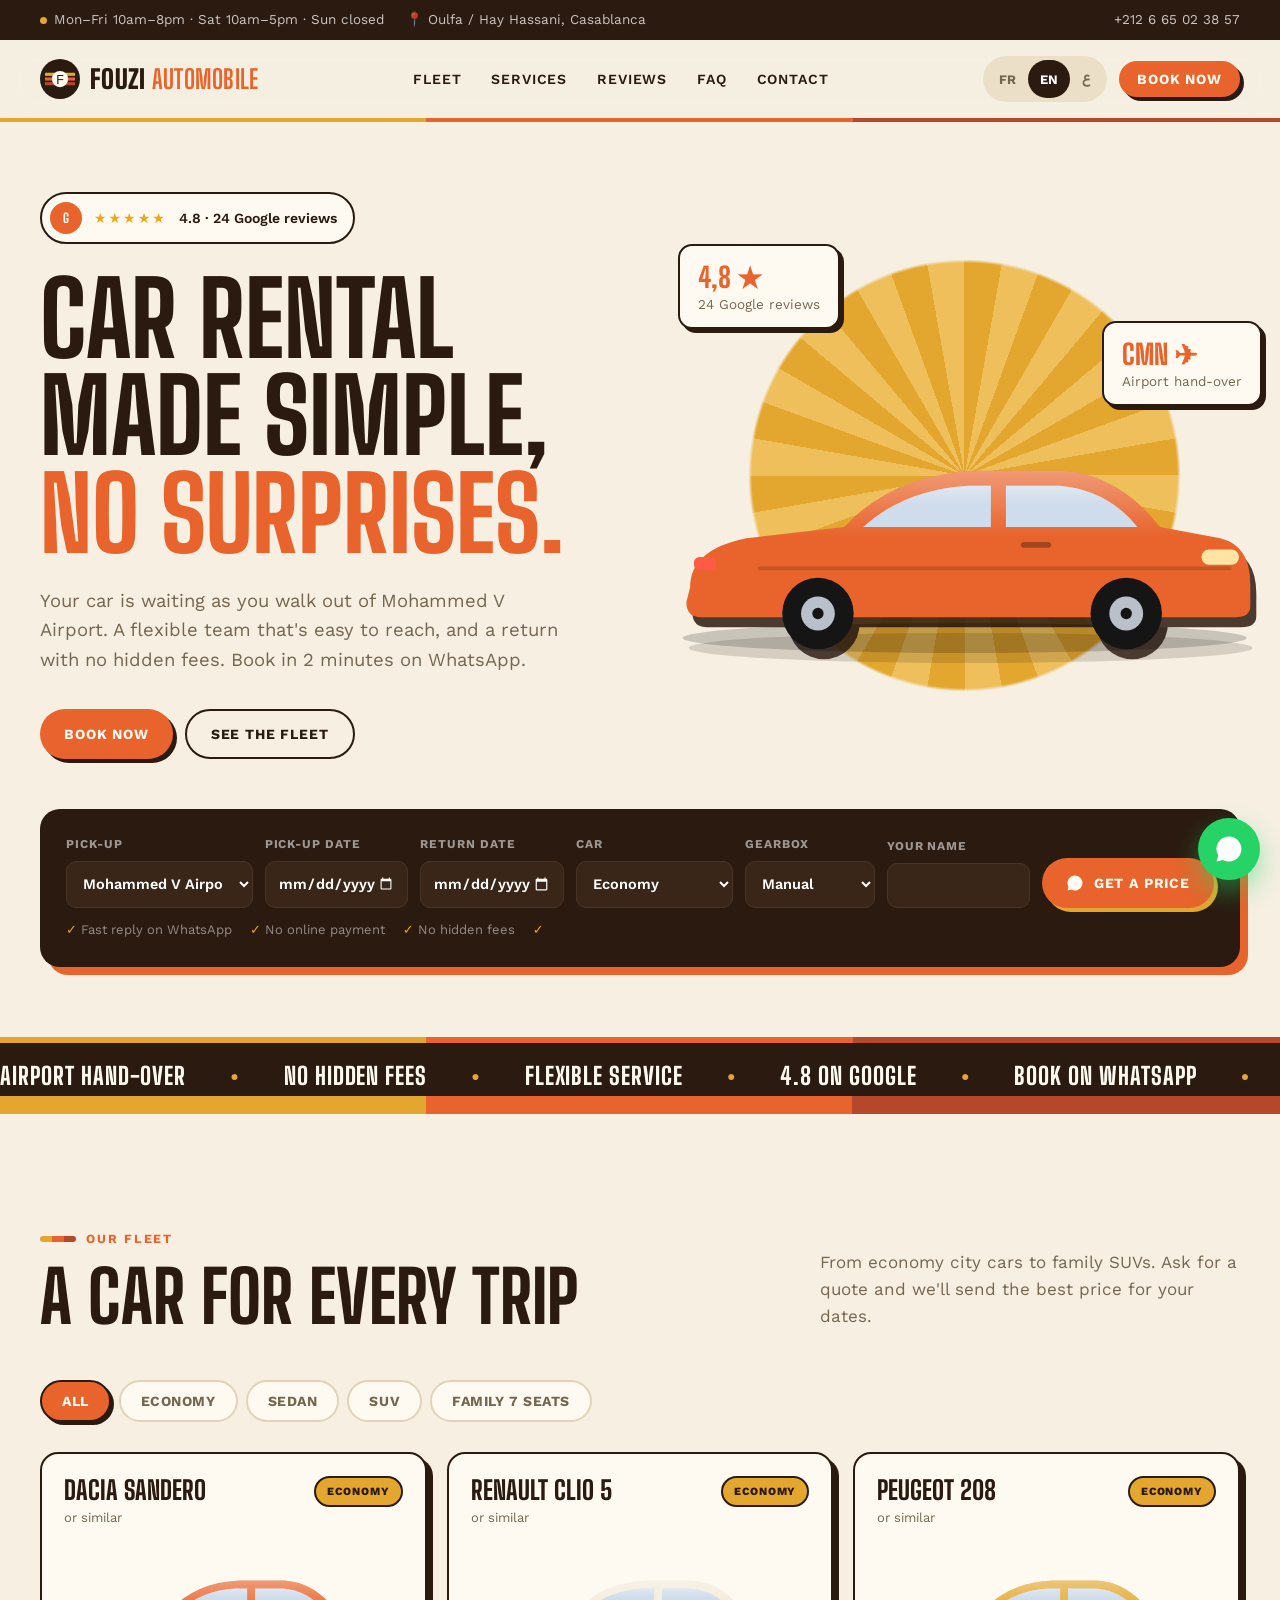
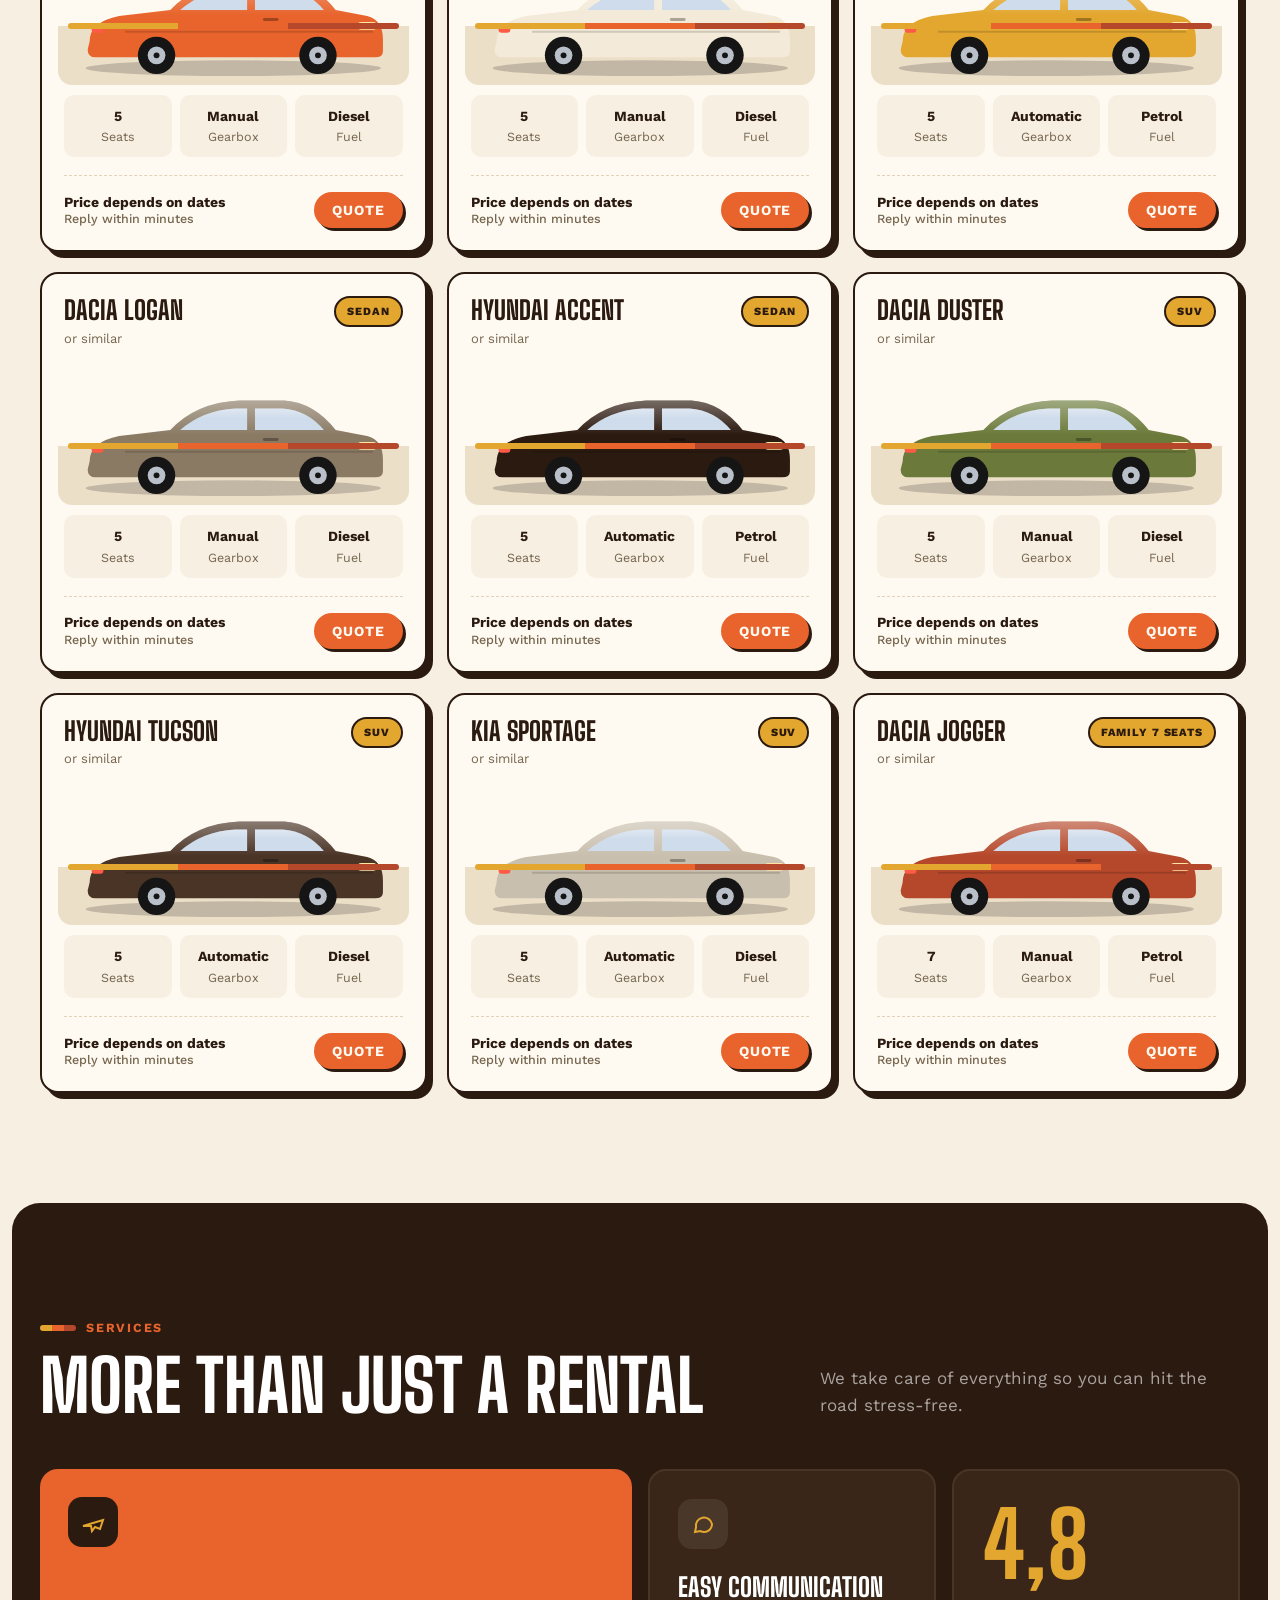
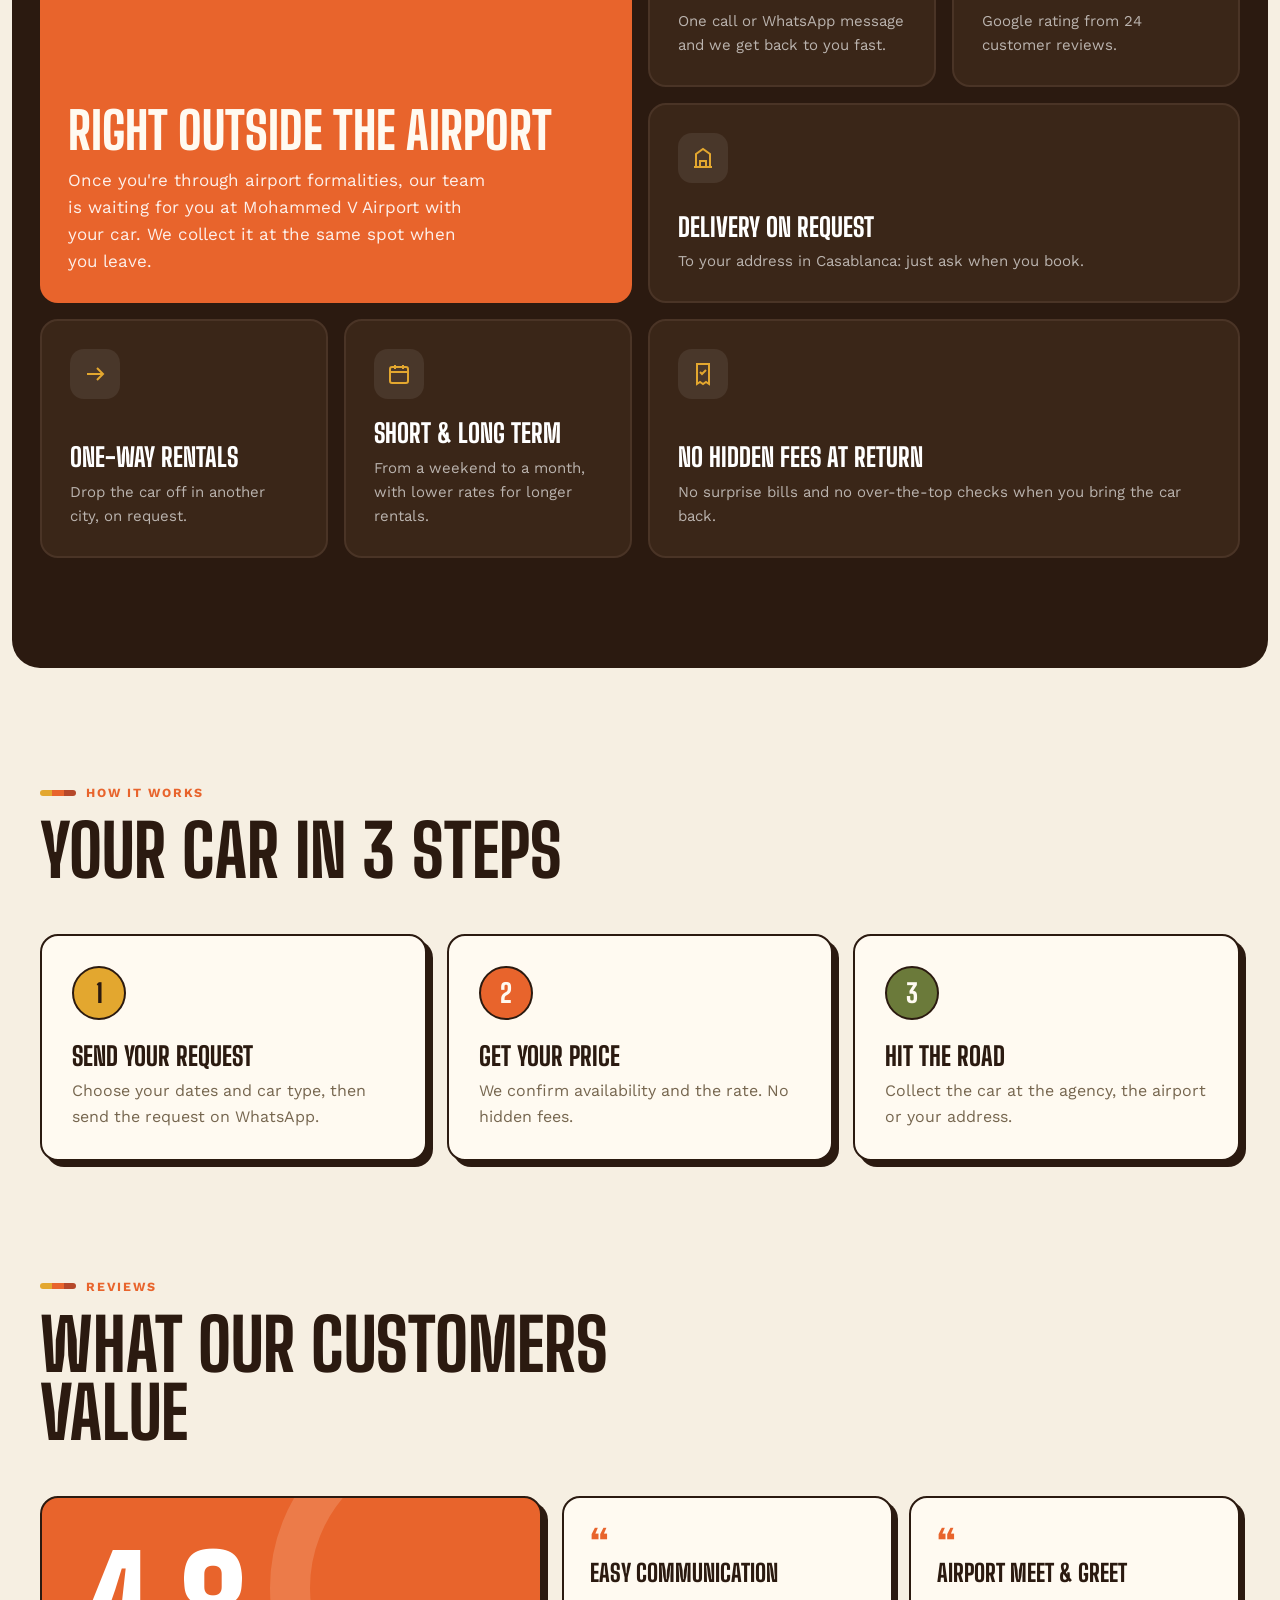
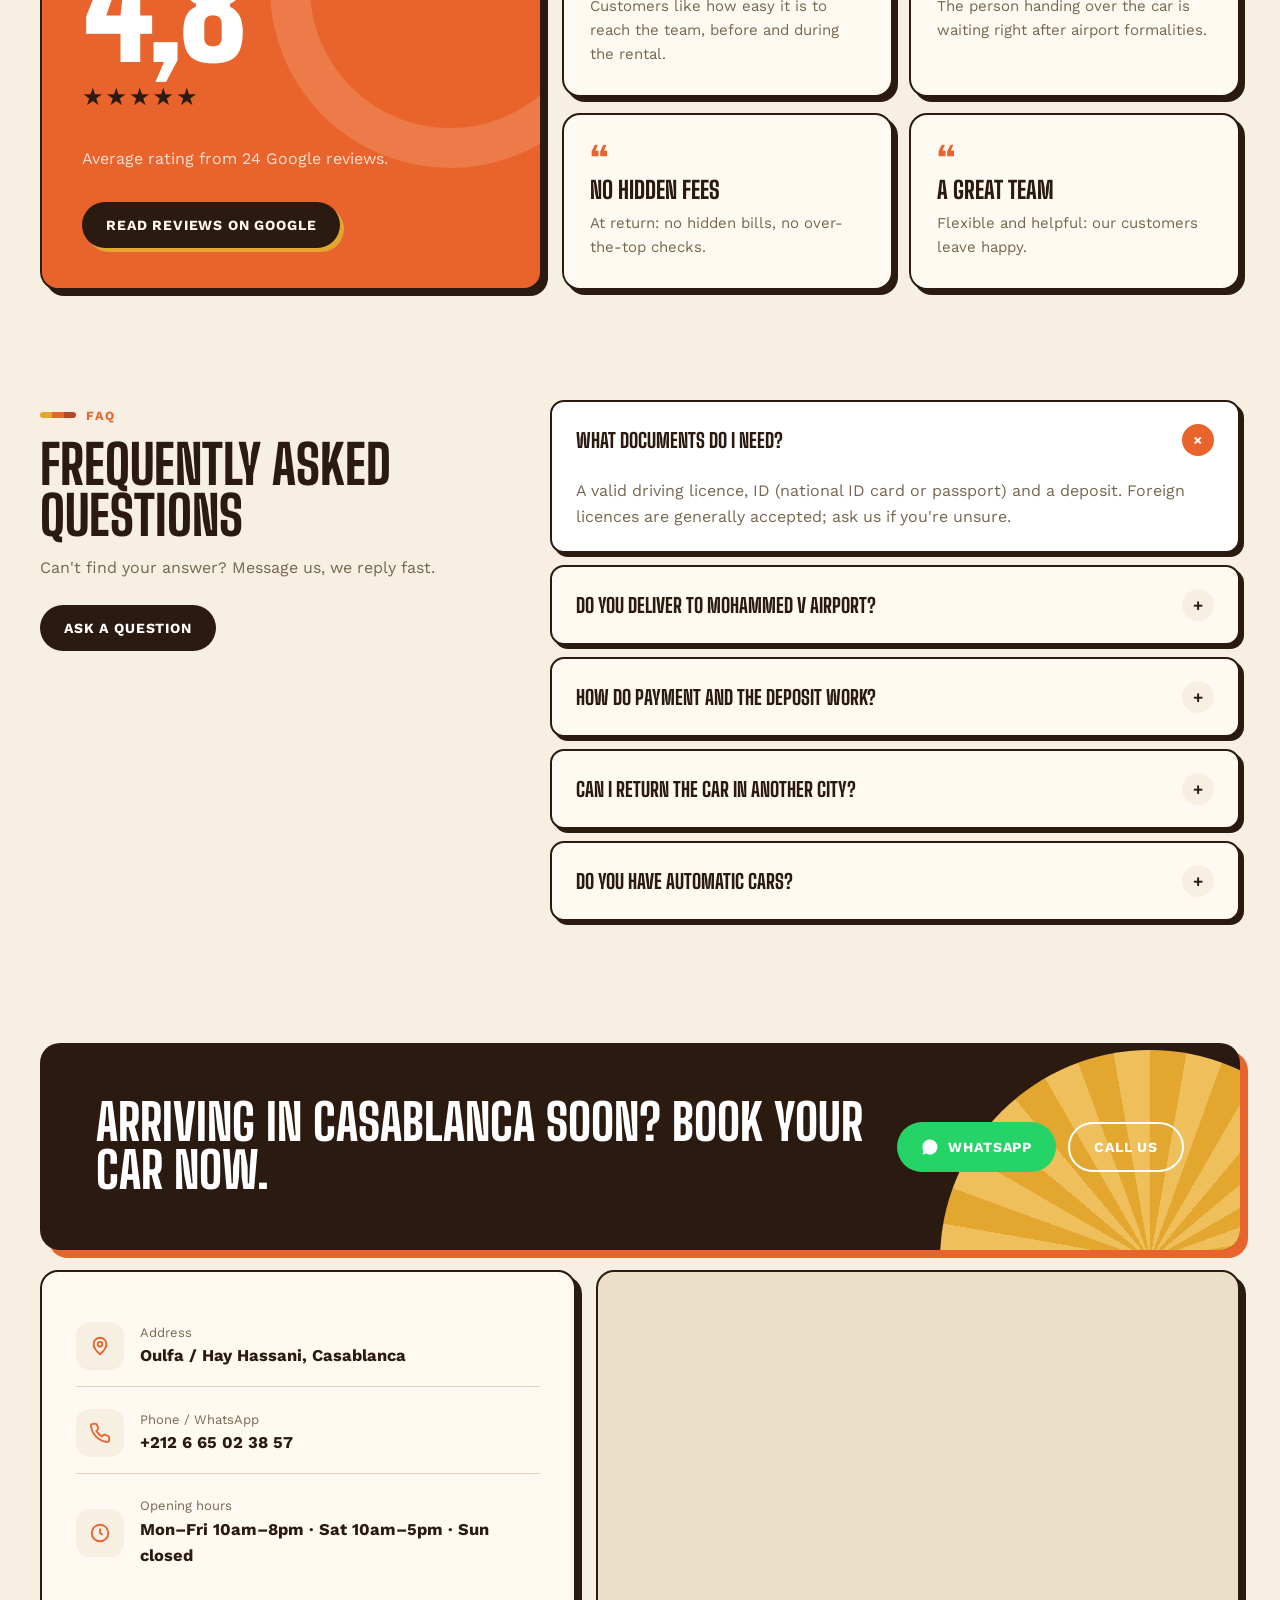
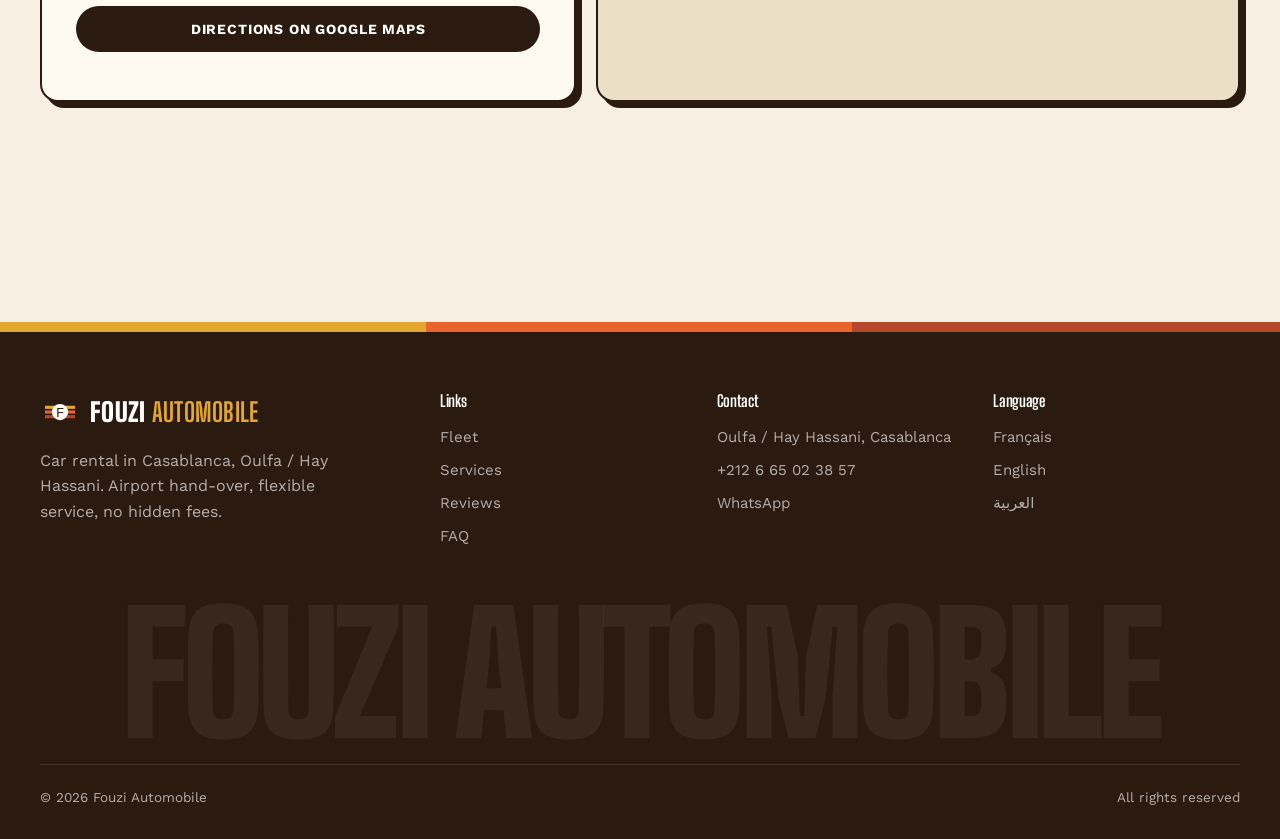
<file: index.html>
<!doctype html>
<html lang="fr" dir="ltr">
<head>
<meta charset="utf-8">
<meta name="viewport" content="width=device-width, initial-scale=1">
<title>Fouzi Automobile — Location de voitures à Casablanca</title>
<meta name="description" content="Fouzi Automobile : location de voitures à Casablanca (Oulfa / Hay Hassani). Remise à l'aéroport Mohammed V, service flexible, aucun frais caché. Réservation sur WhatsApp.">
<meta name="theme-color" content="#2b1a10">
<meta property="og:title" content="Fouzi Automobile — Location de voitures à Casablanca">
<meta property="og:description" content="Fouzi Automobile : location de voitures à Casablanca (Oulfa / Hay Hassani). Remise à l'aéroport Mohammed V, service flexible, aucun frais caché. Réservation sur WhatsApp.">
<meta property="og:type" content="website">
<link rel="icon" href="assets/img/favicon.svg" type="image/svg+xml">
<link rel="manifest" href="site.webmanifest">
<link rel="preconnect" href="https://fonts.googleapis.com">
<link rel="preconnect" href="https://fonts.gstatic.com" crossorigin>
<link href="https://fonts.googleapis.com/css2?family=Big+Shoulders+Display:wght@700;800;900&family=Work+Sans:wght@400;500;600;700&family=Lalezar&family=Vazirmatn:wght@400;500;600;700&display=swap" rel="stylesheet">
<link rel="stylesheet" href="assets/css/style.css">
<script type="application/ld+json">
{
  "@context":"https://schema.org",
  "@type":"AutoRental",
  "name":"Fouzi Automobile",
  "telephone":"+212665023857",
  "address":{"@type":"PostalAddress","streetAddress":"Oulfa / Hay Hassani","addressLocality":"Casablanca","postalCode":"20000","addressCountry":"MA"},
  "geo":{"@type":"GeoCoordinates","latitude":33.553871,"longitude":-7.6830164},
  "openingHours":["Mo-Fr 10:00-20:00","Sa 10:00-17:00"],
  "aggregateRating":{"@type":"AggregateRating","ratingValue":"4.8","reviewCount":"24"}
}
</script>
</head>
<body>

<!-- TOP BAR -->
<div class="topbar">
  <div class="wrap">
    <div class="tb-l">
      <span><i class="dot" style="background:#e3a72f;box-shadow:none"></i><span data-i="tb_open">Lun–Ven 10h–20h · Sam 10h–17h · Dim fermé</span></span>
      <span>📍 Oulfa / Hay Hassani, Casablanca</span>
    </div>
    <div class="tb-r"><a href="tel:+212665023857" dir="ltr">+212 6 65 02 38 57</a></div>
  </div>
</div>

<!-- NAV -->
<nav class="nav" id="nav">
  <div class="wrap">
    <a href="#top" class="logo" aria-label="Fouzi Automobile"><img src="assets/img/logo.svg" alt=""><span class="lg-t">Fouzi<b>Automobile</b></span></a>
    <div class="links" id="links">
      <a href="#flotte" data-i="nav_fleet">Flotte</a>
      <a href="#services" data-i="nav_services">Services</a>
      <a href="#avis" data-i="nav_reviews">Avis</a>
      <a href="#faq" data-i="nav_faq">FAQ</a>
      <a href="#contact" data-i="nav_contact">Contact</a>
    </div>
    <div class="nav-r">
      <div class="langs" role="group" aria-label="Langue">
        <button data-l="fr">FR</button>
        <button data-l="en">EN</button>
        <button data-l="ar">ع</button>
      </div>
      <a href="#reserver" class="btn btn-red btn-sm" data-i="nav_book">Réserver</a>
      <button class="burger" id="burger" aria-label="Menu">
        <svg width="20" height="20" viewBox="0 0 24 24" fill="none" stroke="currentColor" stroke-width="2.2"><path d="M4 7h16M4 12h16M4 17h16"/></svg>
      </button>
    </div>
  </div>
</nav>

<main id="top">
<!-- HERO -->
<header class="hero">
  <div class="wrap">
    <div class="hero-grid">
      <div>
        <div class="rating"><span class="g">G</span><span class="stars">★★★★★</span><span data-i="hero_rating">4,8 · 24 avis Google</span></div>
        <h1 data-i="hero_title" data-html>La location simple, <span class="hl">sans surprise.</span></h1>
        <p class="lead" data-i="hero_lead">Votre voiture vous attend à la sortie de l'aéroport Mohammed V. Une équipe flexible, facile à joindre, et un retour sans frais cachés. Réservation en 2 minutes sur WhatsApp.</p>
        <div class="hero-ctas">
          <a href="#reserver" class="btn btn-red" data-i="hero_cta1">Réserver maintenant</a>
          <a href="#flotte" class="btn btn-line" data-i="hero_cta2">Voir la flotte</a>
        </div>
      </div>
      <div class="hero-art" aria-hidden="true">
        <div class="ring"></div>
        <div class="disc"></div>
        <div class="car" id="heroCar"></div>
        <div class="sticker s1"><b>4,8 ★</b><span data-i="st_247">24 avis Google</span></div>
        <div class="sticker s2"><b>CMN ✈</b><span data-i="st_cmn">Remise aéroport</span></div>
      </div>
    </div>

    <!-- BOOKING -->
    <div class="booking" id="reserver">
      <form class="book" id="bookForm" novalidate>
        <div class="fld full">
          <label for="pick" data-i="bk_pick">Prise en charge</label>
          <select id="pick">
            <option value="cmn" data-i="opt_cmn">Aéroport Mohammed V</option>
            <option value="agency" data-i="opt_agency">Agence Oulfa / Hay Hassani</option>
            <option value="hotel" data-i="opt_hotel">Hôtel / adresse</option>
            <option value="station" data-i="opt_station">Gare Casa-Voyageurs</option>
          </select>
        </div>
        <div class="fld">
          <label for="d1" data-i="bk_d1">Départ</label>
          <input type="date" id="d1" required>
        </div>
        <div class="fld">
          <label for="d2" data-i="bk_d2">Retour</label>
          <input type="date" id="d2" required>
        </div>
        <div class="fld">
          <label for="cat" data-i="bk_cat">Véhicule</label>
          <select id="cat">
            <option value="eco" data-i="f_eco">Économique</option>
            <option value="sedan" data-i="f_sedan">Berline</option>
            <option value="suv" data-i="f_suv">SUV</option>
            <option value="family" data-i="f_family">Familiale 7 places</option>
            <option value="any" data-i="cat_any">Conseillez-moi</option>
          </select>
        </div>
        <div class="fld">
          <label for="gear" data-i="bk_gear">Boîte</label>
          <select id="gear">
            <option value="man" data-i="man">Manuelle</option>
            <option value="auto" data-i="auto">Automatique</option>
          </select>
        </div>
        <div class="fld full">
          <label for="name" data-i="bk_name">Votre nom</label>
          <input type="text" id="name" autocomplete="name" required>
        </div>
        <button type="submit" class="btn btn-red">
          <svg width="18" height="18" viewBox="0 0 24 24" fill="currentColor"><path d="M12 2a10 10 0 0 0-8.6 15.1L2 22l5-1.3A10 10 0 1 0 12 2z"/></svg>
          <span data-i="bk_btn">Demander un prix</span>
        </button>
        <div class="book-note">
          <span data-i="bk_n1">Réponse rapide sur WhatsApp</span>
          <span data-i="bk_n2">Aucun paiement en ligne</span>
          <span data-i="bk_n3">Sans frais cachés</span>
          <span class="err" id="bookErr" role="alert"></span>
        </div>
      </form>
    </div>
  </div>

  <div class="marquee" aria-hidden="true"><div class="track" id="track"></div></div>
</header>

<!-- FLEET -->
<section id="flotte">
  <div class="wrap">
    <div class="head rev">
      <div><span class="eyebrow" data-i="fl_tag">Notre flotte</span><h2 data-i="fl_title">Une voiture pour chaque trajet</h2></div>
      <p data-i="fl_sub">De la citadine économique au SUV familial. Demandez un devis : on vous envoie le meilleur prix pour vos dates.</p>
    </div>
    <div class="tabs" id="tabs" role="tablist">
      <button class="tab on" data-f="all" data-i="f_all">Toutes</button>
      <button class="tab" data-f="eco" data-i="f_eco">Économique</button>
      <button class="tab" data-f="sedan" data-i="f_sedan">Berline</button>
      <button class="tab" data-f="suv" data-i="f_suv">SUV</button>
      <button class="tab" data-f="family" data-i="f_family">Familiale 7 places</button>
    </div>
    <div class="fleet" id="fleet"></div>
  </div>
</section>

<!-- SERVICES -->
<section class="dark" id="services">
  <div class="wrap">
    <div class="head rev">
      <div><span class="eyebrow" data-i="sv_tag">Services</span><h2 data-i="sv_title">Plus qu'une simple location</h2></div>
      <p data-i="sv_sub">On s'occupe de tout pour que vous preniez la route sans stress.</p>
    </div>
    <div class="bento">
      <div class="bx big rev">
        <div class="ic"><svg width="24" height="24" viewBox="0 0 24 24" fill="none" stroke="currentColor" stroke-width="2"><path d="M2 16l20-6-3 9-5-2-3 4-1-5z"/></svg></div>
        <div><h3 data-i="s1t">Dès la sortie de l'aéroport</h3><p data-i="s1p">Une fois les formalités terminées, notre équipe vous attend à l'aéroport Mohammed V avec votre voiture. On la récupère au même endroit à votre départ.</p></div>
      </div>
      <div class="bx rev">
        <div class="ic"><svg width="24" height="24" viewBox="0 0 24 24" fill="none" stroke="currentColor" stroke-width="2"><path d="M21 12a8 8 0 0 1-11.6 7.1L4 20l1-4.6A8 8 0 1 1 21 12z"/></svg></div>
        <div><h3 data-i="s3t">Communication facile</h3><p data-i="s3p">Un appel ou un message WhatsApp, et on vous répond vite.</p></div>
      </div>
      <div class="bx rev">
        <div class="num">4,8</div>
        <div><p data-i="s_score">Note Google sur 24 avis clients.</p></div>
      </div>
      <div class="bx wide rev">
        <div class="ic"><svg width="24" height="24" viewBox="0 0 24 24" fill="none" stroke="currentColor" stroke-width="2"><path d="M3 21h18M5 21V8l7-5 7 5v13M9 21v-6h6v6"/></svg></div>
        <div><h3 data-i="s2t">Livraison sur demande</h3><p data-i="s2p">À votre adresse à Casablanca : demandez-nous lors de la réservation.</p></div>
      </div>
      <div class="bx rev">
        <div class="ic"><svg width="24" height="24" viewBox="0 0 24 24" fill="none" stroke="currentColor" stroke-width="2"><path d="M4 12h16M14 6l6 6-6 6"/></svg></div>
        <div><h3 data-i="s4t">Aller simple</h3><p data-i="s4p">Rendez la voiture dans une autre ville, sur demande.</p></div>
      </div>
      <div class="bx rev">
        <div class="ic"><svg width="24" height="24" viewBox="0 0 24 24" fill="none" stroke="currentColor" stroke-width="2"><rect x="3" y="5" width="18" height="16" rx="2"/><path d="M3 10h18M8 3v4M16 3v4"/></svg></div>
        <div><h3 data-i="s5t">Courte et longue durée</h3><p data-i="s5p">Du week-end au mois, avec des tarifs dégressifs.</p></div>
      </div>
      <div class="bx wide rev">
        <div class="ic"><svg width="24" height="24" viewBox="0 0 24 24" fill="none" stroke="currentColor" stroke-width="2"><path d="M6 2h12v20l-3-2-3 2-3-2-3 2z"/><path d="M9 10l2 2 4-4"/></svg></div>
        <div><h3 data-i="s6t">Retour sans frais cachés</h3><p data-i="s6p">Pas de facture surprise ni de contrôle exagéré au retour de la voiture.</p></div>
      </div>
    </div>
  </div>
</section>

<!-- STEPS -->
<section>
  <div class="wrap">
    <div class="head rev">
      <div><span class="eyebrow" data-i="st_tag">Comment ça marche</span><h2 data-i="st_title">Votre voiture en 3 étapes</h2></div>
    </div>
    <div class="steps">
      <div class="step rev"><div class="n">1</div><h3 data-i="st1t">Envoyez votre demande</h3><p data-i="st1p">Choisissez vos dates et le type de voiture, puis envoyez la demande sur WhatsApp.</p></div>
      <div class="step rev"><div class="n">2</div><h3 data-i="st2t">Recevez votre prix</h3><p data-i="st2p">On confirme la disponibilité et le tarif. Pas de frais cachés.</p></div>
      <div class="step rev"><div class="n">3</div><h3 data-i="st3t">Prenez la route</h3><p data-i="st3p">Récupérez la voiture à l'agence, à l'aéroport ou à votre adresse.</p></div>
    </div>
  </div>
</section>

<!-- REVIEWS -->
<section id="avis" style="padding-top:0">
  <div class="wrap">
    <div class="head rev">
      <div><span class="eyebrow" data-i="rv_tag">Avis clients</span><h2 data-i="rv_title">Ce que nos clients apprécient</h2></div>
    </div>
    <div class="rv">
      <div class="score rev">
        <div><div class="big">4,8</div><div class="stars">★★★★★</div></div>
        <p data-i="rv_count">Note moyenne sur 24 avis Google.</p>
        <a class="btn" target="_blank" rel="noopener" href="https://www.google.com/maps/search/?api=1&query=Fouzi+automobile+Casablanca" data-i="rv_btn">Lire les avis sur Google</a>
      </div>
      <div class="praise">
        <div class="pr rev"><div class="q">“</div><h3 data-i="p1t">Communication facile</h3><p data-i="p1p">Les clients apprécient de pouvoir joindre l'équipe facilement, avant et pendant la location.</p></div>
        <div class="pr rev"><div class="q">“</div><h3 data-i="p2t">Accueil à l'aéroport</h3><p data-i="p2p">La personne chargée de la remise attend le client juste après les formalités de l'aéroport.</p></div>
        <div class="pr rev"><div class="q">“</div><h3 data-i="p3t">Aucun frais caché</h3><p data-i="p3p">Au retour : pas de facture cachée, pas de vérification exagérée.</p></div>
        <div class="pr rev"><div class="q">“</div><h3 data-i="p4t">Une équipe au top</h3><p data-i="p4p">Flexibles et serviables : nos clients repartent satisfaits.</p></div>
      </div>
    </div>
  </div>
</section>

<!-- FAQ -->
<section id="faq" style="padding-top:0">
  <div class="wrap faq-grid">
    <div class="faq-side rev">
      <span class="eyebrow">FAQ</span>
      <h2 style="font-size:clamp(34px,4.6vw,54px)" data-i="fq_title">Questions fréquentes</h2>
      <p data-i="fq_sub">Vous ne trouvez pas votre réponse ? Écrivez-nous, on répond vite.</p>
      <a href="https://wa.me/212665023857" target="_blank" rel="noopener" class="btn btn-ink" data-i="fq_btn">Poser une question</a>
    </div>
    <div id="faqList"></div>
  </div>
</section>

<!-- CTA + CONTACT -->
<section id="contact" style="padding-top:0">
  <div class="wrap">
    <div class="cta rev">
      <h2 data-i="cta_t">Vous arrivez bientôt à Casablanca ? Réservez votre voiture maintenant.</h2>
      <div class="btns">
        <a href="https://wa.me/212665023857" target="_blank" rel="noopener" class="btn btn-wa">
          <svg width="18" height="18" viewBox="0 0 24 24" fill="currentColor"><path d="M12 2a10 10 0 0 0-8.6 15.1L2 22l5-1.3A10 10 0 1 0 12 2z"/></svg>WhatsApp
        </a>
        <a href="tel:+212665023857" class="btn btn-line" data-i="cta_call">Appeler</a>
      </div>
    </div>
    <div class="contact">
      <div class="cinfo rev">
        <div class="crow"><div class="ic"><svg width="22" height="22" viewBox="0 0 24 24" fill="none" stroke="currentColor" stroke-width="2"><path d="M12 21s-7-6.2-7-11a7 7 0 0 1 14 0c0 4.8-7 11-7 11z"/><circle cx="12" cy="10" r="2.5"/></svg></div><div><small data-i="ct_addr">Adresse</small><b>Oulfa / Hay Hassani, Casablanca</b></div></div>
        <div class="crow"><div class="ic"><svg width="22" height="22" viewBox="0 0 24 24" fill="none" stroke="currentColor" stroke-width="2"><path d="M22 16.9v3a2 2 0 0 1-2.2 2 19.8 19.8 0 0 1-8.6-3.1 19.5 19.5 0 0 1-6-6A19.8 19.8 0 0 1 2.1 4.2 2 2 0 0 1 4.1 2h3a2 2 0 0 1 2 1.7c.1.9.4 1.8.7 2.7a2 2 0 0 1-.5 2.1L8 9.8a16 16 0 0 0 6 6l1.3-1.3a2 2 0 0 1 2.1-.4c.9.3 1.8.6 2.7.7a2 2 0 0 1 1.7 2z"/></svg></div><div><small data-i="ct_phone">Téléphone / WhatsApp</small><b><a href="tel:+212665023857" dir="ltr">+212 6 65 02 38 57</a></b></div></div>
        <div class="crow"><div class="ic"><svg width="22" height="22" viewBox="0 0 24 24" fill="none" stroke="currentColor" stroke-width="2"><circle cx="12" cy="12" r="9"/><path d="M12 7v5l3 2"/></svg></div><div><small data-i="ct_hours">Horaires</small><b data-i="tb_open">Lun–Ven 10h–20h · Sam 10h–17h · Dim fermé</b></div></div>
        <a class="btn btn-ink" target="_blank" rel="noopener" href="https://www.google.com/maps/dir/?api=1&destination=33.553871,-7.6830164" data-i="ct_dir">Itinéraire Google Maps</a>
      </div>
      <div class="map rev">
        <iframe loading="lazy" title="Fouzi Automobile — Casablanca" src="https://maps.google.com/maps?q=33.553871,-7.6830164&z=16&output=embed"></iframe>
      </div>
    </div>
  </div>
</section>
</main>

<footer>
  <div class="wrap">
    <div class="ft">
      <div>
        <a href="#top" class="logo"><img src="assets/img/logo.svg" alt=""><span class="lg-t">Fouzi<b>Automobile</b></span></a>
        <p data-i="ft_about" style="max-width:320px">Location de voitures à Casablanca, Oulfa / Hay Hassani. Remise à l'aéroport, service flexible, aucun frais caché.</p>
      </div>
      <div>
        <h4 data-i="ft_links">Liens</h4>
        <ul>
          <li><a href="#flotte" data-i="nav_fleet">Flotte</a></li>
          <li><a href="#services" data-i="nav_services">Services</a></li>
          <li><a href="#avis" data-i="nav_reviews">Avis</a></li>
          <li><a href="#faq">FAQ</a></li>
        </ul>
      </div>
      <div>
        <h4 data-i="nav_contact">Contact</h4>
        <ul>
          <li>Oulfa / Hay Hassani, Casablanca</li>
          <li><a href="tel:+212665023857" dir="ltr">+212 6 65 02 38 57</a></li>
          <li><a href="https://wa.me/212665023857" target="_blank" rel="noopener">WhatsApp</a></li>
        </ul>
      </div>
      <div>
        <h4 data-i="ft_lang">Langue</h4>
        <ul>
          <li><a href="?lang=fr" data-setlang="fr">Français</a></li>
          <li><a href="?lang=en" data-setlang="en">English</a></li>
          <li><a href="?lang=ar" data-setlang="ar">العربية</a></li>
        </ul>
      </div>
    </div>
    <div class="big-name" aria-hidden="true">Fouzi Automobile</div>
    <div class="copy"><span>© <span id="yr"></span> Fouzi Automobile</span><span data-i="ft_rights">Tous droits réservés</span></div>
  </div>
</footer>

<a class="wa-fab" href="https://wa.me/212665023857" target="_blank" rel="noopener" aria-label="WhatsApp">
  <svg width="30" height="30" viewBox="0 0 24 24" fill="#fff"><path d="M17.5 14.4c-.3-.1-1.7-.8-2-.9-.3-.1-.5-.1-.7.1-.2.3-.8.9-.9 1.1-.2.2-.3.2-.6.1-.3-.1-1.2-.5-2.3-1.4-.9-.8-1.4-1.7-1.6-2-.2-.3 0-.5.1-.6l.4-.5c.1-.2.2-.3.3-.5.1-.2 0-.4 0-.5l-.9-2.2c-.2-.6-.5-.5-.7-.5h-.6c-.2 0-.5.1-.8.4-.3.3-1 1-1 2.5s1.1 2.9 1.2 3.1c.1.2 2.1 3.2 5.1 4.5.7.3 1.3.5 1.7.6.7.2 1.4.2 1.9.1.6-.1 1.7-.7 2-1.4.2-.7.2-1.3.2-1.4-.1-.1-.3-.2-.6-.3zM12 2a10 10 0 0 0-8.6 15.1L2 22l5-1.3A10 10 0 1 0 12 2z"/></svg>
</a>

<script src="assets/js/i18n.js"></script>
<script src="assets/js/app.js"></script>
</body>
</html>
</file>
<file: assets/css/style.css>
/* =========================================================
   Fouzi Automobile — Feuille de style principale
   Couleurs : modifiez les variables ci-dessous
   ========================================================= */
:root{
  --ink:#2b1a10;
  --ink-2:#3a2618;
  --ink-3:#4a3426;
  --cream:#f6efe2;
  --sand:#ecdfc8;
  --paper:#fffaf1;
  --red:#e8642c;
  --red-2:#f08a4b;
  --mustard:#e3a72f;
  --olive:#6b7a3a;
  --green:#6b7a3a;
  --muted:#76664f;
  --line:#e2d3b8;
  --wa:#25d366;
  --r-lg:18px; --r-md:14px; --r-sm:10px;
  --shadow:0 18px 36px -18px rgba(43,26,16,.35);
  --f-display:"Big Shoulders Display",Impact,sans-serif;
  --f-body:"Work Sans",system-ui,sans-serif;
  --stripes:linear-gradient(90deg,var(--mustard) 0 33.3%,var(--red) 33.3% 66.6%,#b5482a 66.6% 100%);
}
html[lang="ar"]{
  --f-display:"Lalezar","Vazirmatn",system-ui,sans-serif;
  --f-body:"Vazirmatn",system-ui,sans-serif;
}

*{box-sizing:border-box;margin:0;padding:0}
html{scroll-behavior:smooth;scroll-padding-top:90px}
body{font-family:var(--f-body);background:var(--cream);color:var(--ink);line-height:1.6;overflow-x:hidden;-webkit-font-smoothing:antialiased}
h1,h2,h3,h4{font-family:var(--f-display);line-height:1.08;letter-spacing:-.02em;font-weight:700}
html[lang="ar"] h1,html[lang="ar"] h2,html[lang="ar"] h3{letter-spacing:0;line-height:1.35}
a{color:inherit;text-decoration:none}
svg{display:block;max-width:100%}
button{font-family:inherit}
.wrap{width:min(1200px,100% - 32px);margin-inline:auto}
.sr{position:absolute;width:1px;height:1px;overflow:hidden;clip:rect(0 0 0 0)}

/* ---------- Buttons ---------- */
.btn{display:inline-flex;align-items:center;justify-content:center;gap:.6rem;border:0;cursor:pointer;font:700 15px/1 var(--f-body);padding:16px 24px;border-radius:999px;transition:transform .2s,background .2s,box-shadow .2s,color .2s;white-space:nowrap}
.btn:hover{transform:translateY(-2px)}
.btn-red{background:var(--red);color:#fff}
.btn-red:hover{background:var(--red-2);box-shadow:0 12px 26px -10px rgba(217,58,34,.7)}
.btn-ink{background:var(--ink);color:#fff}
.btn-ink:hover{background:var(--ink-3)}
.btn-line{border:1.5px solid var(--ink);color:var(--ink);background:transparent}
.btn-line:hover{background:var(--ink);color:#fff}
.btn-wa{background:var(--wa);color:#fff}
.btn-sm{padding:11px 18px;font-size:14px}
.btn svg{flex:none}

.eyebrow{display:inline-flex;align-items:center;gap:10px;font:700 12.5px var(--f-body);letter-spacing:.14em;text-transform:uppercase;color:var(--red);margin-bottom:16px}
html[lang="ar"] .eyebrow{letter-spacing:0;font-size:14px}
.eyebrow::before{content:"";width:26px;height:2px;background:currentColor}
section{padding:110px 0}
.head{display:flex;justify-content:space-between;align-items:end;gap:30px;margin-bottom:50px;flex-wrap:wrap}
.head h2{font-size:clamp(34px,4.6vw,58px);max-width:680px}
.head p{color:var(--muted);max-width:420px;font-size:17px}

/* ---------- Top bar ---------- */
.topbar{background:var(--ink);color:rgba(255,255,255,.75);font-size:13.5px}
.topbar .wrap{display:flex;justify-content:space-between;gap:16px;height:40px;align-items:center}
.topbar span{display:inline-flex;align-items:center;gap:7px}
.topbar .tb-l{display:flex;gap:22px}
.dot{width:7px;height:7px;border-radius:50%;background:#3ddc84;box-shadow:0 0 0 4px rgba(61,220,132,.2)}

/* ---------- Nav ---------- */
.nav{position:sticky;top:0;z-index:60;background:rgba(245,240,232,.86);backdrop-filter:blur(14px);border-bottom:1px solid transparent;transition:border-color .2s}
.nav.scrolled{border-color:var(--line)}
.nav .wrap{display:flex;align-items:center;justify-content:space-between;height:78px;gap:20px}
.logo{display:flex;align-items:center;gap:10px;font:800 23px var(--f-display);letter-spacing:-.02em}
.logo img{width:40px;height:40px}
.logo b{color:var(--red)}
.links{display:flex;gap:30px;font-weight:600;font-size:15px}
.links a{position:relative;padding:6px 0}
.links a::after{content:"";position:absolute;inset-inline:0;bottom:0;height:2px;background:var(--red);transform:scaleX(0);transition:transform .25s}
.links a:hover::after{transform:scaleX(1)}
.nav-r{display:flex;align-items:center;gap:12px}
.langs{display:flex;background:var(--sand);border-radius:999px;padding:4px}
.langs button{border:0;background:none;cursor:pointer;font:700 13px var(--f-body);padding:8px 12px;border-radius:999px;color:var(--muted)}
.langs button[data-l="ar"]{font-family:"Vazirmatn",sans-serif;font-size:14px}
.langs button.on{background:var(--ink);color:#fff}
.burger{display:none;width:44px;height:44px;border-radius:50%;border:1.5px solid var(--ink);background:none;cursor:pointer;place-items:center}

/* ---------- Hero ---------- */
.hero{padding:70px 0 30px;position:relative;overflow:hidden}
.hero-grid{display:grid;grid-template-columns:1.05fr .95fr;gap:40px;align-items:center}
.rating{display:inline-flex;align-items:center;gap:12px;background:var(--paper);border:1px solid var(--line);border-radius:999px;padding:8px 16px 8px 8px;font-size:14px;font-weight:600;margin-bottom:26px}
html[dir="rtl"] .rating{padding:8px 8px 8px 16px}
.rating .g{width:32px;height:32px;border-radius:50%;background:var(--ink);color:#fff;display:grid;place-items:center;font:800 13px var(--f-display)}
.stars{color:#f2a51a;letter-spacing:2px}
.hero h1{font-size:clamp(44px,6.6vw,92px);margin-bottom:24px}
.hero h1 .hl{color:var(--red);font-style:italic}
html[lang="ar"] .hero h1{font-size:clamp(38px,5.6vw,74px)}
html[lang="ar"] .hero h1 .hl{font-style:normal}
.hero .lead{font-size:18.5px;color:var(--muted);max-width:520px;margin-bottom:34px}
.hero-ctas{display:flex;gap:12px;flex-wrap:wrap}

.hero-art{position:relative;aspect-ratio:1/1;max-width:560px;margin-inline-start:auto;width:100%}
.hero-art .disc{position:absolute;inset:6%;border-radius:50%;background:radial-gradient(circle at 30% 30%,var(--red-2),var(--red) 60%,#a92812)}
.hero-art .ring{position:absolute;inset:0;border-radius:50%;border:1.5px dashed rgba(18,18,18,.25);animation:spin 60s linear infinite}
@keyframes spin{to{transform:rotate(360deg)}}
.hero-art .car{position:absolute;inset-inline:-8%;bottom:16%;filter:drop-shadow(0 30px 25px rgba(0,0,0,.3))}
html[dir="rtl"] .hero-art .car svg{transform:scaleX(-1)}
.sticker{position:absolute;background:var(--paper);border-radius:var(--r-md);padding:14px 18px;box-shadow:var(--shadow);font-size:13.5px;color:var(--muted);line-height:1.35}
.sticker b{display:block;font:800 22px var(--f-display);color:var(--ink)}
.sticker.s1{top:8%;inset-inline-start:-2%}
.sticker.s2{top:22%;inset-inline-end:-4%}

/* ---------- Booking bar ---------- */
.booking{margin-top:60px;position:relative;z-index:5}
.book{background:var(--ink);color:#fff;border-radius:var(--r-lg);padding:26px;display:grid;grid-template-columns:1.3fr 1fr 1fr 1.1fr .9fr 1fr auto;gap:12px;align-items:end;box-shadow:0 30px 60px -25px rgba(0,0,0,.5)}
.fld{display:flex;flex-direction:column;gap:7px;min-width:0}
.fld label{font-size:12px;font-weight:700;color:rgba(255,255,255,.55);text-transform:uppercase;letter-spacing:.08em}
html[lang="ar"] .fld label{letter-spacing:0;font-size:13px}
.fld input,.fld select{width:100%;background:var(--ink-3);border:1.5px solid transparent;color:#fff;border-radius:var(--r-sm);padding:13px 12px;font:600 14.5px var(--f-body);color-scheme:dark}
.fld input:focus,.fld select:focus{outline:none;border-color:var(--red)}
.book .btn{height:50px}
.book-note{grid-column:1/-1;font-size:13px;color:rgba(255,255,255,.5);display:flex;gap:18px;flex-wrap:wrap}
.book-note span::before{content:"✓ ";color:#3ddc84}
.err{color:var(--red-2);font-weight:700}

/* ---------- Marquee ---------- */
.marquee{background:var(--red);color:#fff;overflow:hidden;padding:18px 0;margin-top:90px;transform:rotate(-1.2deg)}
.track{display:flex;gap:44px;width:max-content;animation:slide 30s linear infinite;font:700 22px var(--f-display);white-space:nowrap}
html[dir="rtl"] .track{animation-name:slide-rtl}
.track span{display:inline-flex;align-items:center;gap:44px}
.track span::after{content:"✦";color:var(--ink)}
@keyframes slide{to{transform:translateX(-50%)}}
@keyframes slide-rtl{to{transform:translateX(50%)}}

/* ---------- Fleet ---------- */
.tabs{display:flex;gap:8px;flex-wrap:wrap;margin-bottom:30px}
.tab{border:1.5px solid var(--line);background:var(--paper);padding:11px 20px;border-radius:999px;font:700 14px var(--f-body);cursor:pointer;color:var(--muted);transition:.2s}
.tab:hover{border-color:var(--ink);color:var(--ink)}
.tab.on{background:var(--ink);border-color:var(--ink);color:#fff}
.fleet{display:grid;grid-template-columns:repeat(3,1fr);gap:20px}
.car-card{background:var(--paper);border:1px solid var(--line);border-radius:var(--r-lg);padding:22px;display:flex;flex-direction:column;transition:transform .25s,box-shadow .25s}
.car-card:hover{transform:translateY(-5px);box-shadow:var(--shadow)}
.cc-top{display:flex;justify-content:space-between;align-items:start;gap:10px}
.cc-top h3{font-size:22px}
.cc-top small{display:block;color:var(--muted);font-size:13px;margin-top:4px;font-family:var(--f-body)}
.badge{font:800 11px var(--f-body);letter-spacing:.08em;text-transform:uppercase;padding:7px 11px;border-radius:999px;background:var(--sand);color:var(--ink);flex:none}
html[lang="ar"] .badge{letter-spacing:0;font-size:12px}
.badge.new{background:var(--red);color:#fff}
.cc-img{margin:16px -6px 10px;background:linear-gradient(180deg,transparent 55%,var(--sand) 55%);border-radius:var(--r-md);padding:8px 8px 4px}
html[dir="rtl"] .cc-img svg{transform:scaleX(-1)}
.specs{display:grid;grid-template-columns:repeat(3,1fr);gap:8px;margin-bottom:18px}
.spec{background:var(--cream);border-radius:var(--r-sm);padding:10px;text-align:center;font-size:12.5px;color:var(--muted)}
.spec b{display:block;color:var(--ink);font-size:14px}
.cc-foot{margin-top:auto;display:flex;justify-content:space-between;align-items:center;gap:10px;padding-top:16px;border-top:1px dashed var(--line)}
.cc-foot .p{font-weight:700;font-size:14px;line-height:1.3}
.cc-foot .p small{display:block;font-weight:500;color:var(--muted);font-size:12.5px}

/* ---------- Services (bento) ---------- */
.dark{background:var(--ink);color:#fff;border-radius:48px;margin-inline:12px}
.dark .head p{color:rgba(255,255,255,.6)}
.bento{display:grid;grid-template-columns:repeat(4,1fr);grid-auto-rows:minmax(200px,auto);gap:16px}
.bx{background:var(--ink-2);border:1px solid rgba(255,255,255,.07);border-radius:var(--r-lg);padding:28px;display:flex;flex-direction:column;justify-content:space-between;gap:20px;transition:border-color .25s}
.bx:hover{border-color:rgba(240,86,60,.6)}
.bx.big{grid-column:span 2;grid-row:span 2;background:var(--red);border:0}
.bx.wide{grid-column:span 2}
.bx .ic{width:50px;height:50px;border-radius:14px;background:rgba(255,255,255,.08);display:grid;place-items:center;color:var(--red-2)}
.bx.big .ic{background:rgba(0,0,0,.18);color:#fff}
.bx h3{font-size:22px;margin-bottom:8px}
.bx.big h3{font-size:clamp(30px,3.4vw,44px)}
.bx p{color:rgba(255,255,255,.65);font-size:15px}
.bx.big p{color:rgba(255,255,255,.9);font-size:17px;max-width:420px}
.bx .num{font:800 64px/1 var(--f-display);color:#fff}

/* ---------- Steps ---------- */
.steps{display:grid;grid-template-columns:repeat(3,1fr);gap:20px;position:relative}
.step{padding:30px;border-radius:var(--r-lg);background:var(--paper);border:1px solid var(--line)}
.step .n{width:54px;height:54px;border-radius:50%;background:var(--ink);color:#fff;display:grid;place-items:center;font:800 20px var(--f-display);margin-bottom:22px}
.step:nth-child(2) .n{background:var(--red)}
.step:nth-child(3) .n{background:var(--green)}
.step h3{font-size:21px;margin-bottom:8px}
.step p{color:var(--muted)}

/* ---------- Reviews ---------- */
.rv{display:grid;grid-template-columns:.85fr 1.15fr;gap:20px}
.score{background:var(--green);color:#fff;border-radius:var(--r-lg);padding:40px;display:flex;flex-direction:column;justify-content:space-between;gap:30px;position:relative;overflow:hidden}
.score::after{content:"";position:absolute;width:280px;height:280px;border-radius:50%;border:40px solid rgba(255,255,255,.07);inset-inline-end:-90px;top:-90px}
.score .big{font:800 110px/1 var(--f-display);letter-spacing:-.04em}
.score .stars{font-size:24px}
.score p{color:rgba(255,255,255,.8)}
.score .btn{background:#fff;color:var(--ink);align-self:flex-start}
.praise{display:grid;grid-template-columns:1fr 1fr;gap:16px}
.pr{background:var(--paper);border:1px solid var(--line);border-radius:var(--r-lg);padding:26px}
.pr .q{font:800 44px/1 var(--f-display);color:var(--red);height:26px}
.pr h3{font-size:19px;margin:10px 0 8px}
.pr p{color:var(--muted);font-size:15px}

/* ---------- FAQ ---------- */
.faq-grid{display:grid;grid-template-columns:.8fr 1.2fr;gap:50px;align-items:start}
.faq-side p{color:var(--muted);margin:14px 0 24px}
details{background:var(--paper);border:1px solid var(--line);border-radius:var(--r-md);margin-bottom:12px;transition:background .2s}
details[open]{background:#fff}
summary{list-style:none;cursor:pointer;padding:22px 24px;font:700 17.5px var(--f-display);display:flex;justify-content:space-between;gap:16px;align-items:center}
summary::-webkit-details-marker{display:none}
summary .pm{width:32px;height:32px;flex:none;border-radius:50%;background:var(--cream);display:grid;place-items:center;transition:transform .25s,background .25s;font-size:20px;line-height:1}
details[open] summary .pm{transform:rotate(45deg);background:var(--red);color:#fff}
details .ans{padding:0 24px 22px;color:var(--muted)}

/* ---------- CTA + Contact ---------- */
.cta{background:var(--ink);color:#fff;border-radius:var(--r-lg);padding:56px;display:grid;grid-template-columns:1.4fr auto;gap:30px;align-items:center;position:relative;overflow:hidden}
.cta::before{content:"";position:absolute;width:420px;height:420px;border-radius:50%;background:var(--red);inset-inline-end:-120px;bottom:-220px;opacity:.9}
.cta h2{font-size:clamp(30px,4vw,50px);position:relative}
.cta .btns{display:flex;gap:12px;flex-wrap:wrap;position:relative}
.cta .btn-line{border-color:#fff;color:#fff}
.cta .btn-line:hover{background:#fff;color:var(--ink)}
.contact{display:grid;grid-template-columns:1fr 1.2fr;gap:20px;margin-top:20px}
.cinfo{background:var(--paper);border:1px solid var(--line);border-radius:var(--r-lg);padding:34px;display:flex;flex-direction:column;gap:6px}
.crow{display:flex;gap:16px;align-items:center;padding:16px 0;border-bottom:1px solid var(--line)}
.crow:last-of-type{border:0}
.crow .ic{width:48px;height:48px;flex:none;border-radius:14px;background:var(--cream);display:grid;place-items:center;color:var(--red)}
.crow small{display:block;color:var(--muted);font-size:13px}
.crow b{font-size:16.5px}
.cinfo .btn{margin-top:14px}
.map{border-radius:var(--r-lg);overflow:hidden;border:1px solid var(--line);min-height:420px;background:var(--sand)}
.map iframe{width:100%;height:100%;min-height:420px;border:0;filter:grayscale(.35) contrast(1.05)}

/* ---------- Footer ---------- */
footer{background:var(--ink);color:rgba(255,255,255,.65);margin-top:110px;padding:70px 0 30px}
.ft{display:grid;grid-template-columns:1.5fr 1fr 1fr 1fr;gap:30px;margin-bottom:50px}
footer .logo{color:#fff;margin-bottom:16px}
footer h4{color:#fff;font-size:16px;margin-bottom:16px}
footer li{list-style:none;margin-bottom:9px;font-size:15px}
footer a:hover{color:var(--red-2)}
.big-name{font:800 clamp(70px,16vw,220px)/.8 var(--f-display);color:rgba(255,255,255,.06);letter-spacing:-.04em;text-align:center;user-select:none;margin-bottom:24px;font-family:"Big Shoulders Display",sans-serif}
.copy{border-top:1px solid rgba(255,255,255,.1);padding-top:22px;display:flex;justify-content:space-between;flex-wrap:wrap;gap:10px;font-size:13.5px}

/* ---------- Floating WhatsApp ---------- */
.wa-fab{position:fixed;inset-inline-end:20px;bottom:20px;z-index:70;width:62px;height:62px;border-radius:50%;background:var(--wa);display:grid;place-items:center;box-shadow:0 12px 26px rgba(37,211,102,.45);animation:pulse 2.6s infinite}
@keyframes pulse{0%,100%{box-shadow:0 0 0 0 rgba(37,211,102,.55)}50%{box-shadow:0 0 0 16px rgba(37,211,102,0)}}

/* ---------- Reveal ---------- */
.rev{opacity:0;transform:translateY(26px);transition:opacity .8s,transform .8s}
.rev.in{opacity:1;transform:none}
@media (prefers-reduced-motion:reduce){
  *{animation:none!important;transition:none!important}
  .rev{opacity:1;transform:none}
}

/* ---------- Responsive ---------- */
@media (max-width:1100px){
  .book{grid-template-columns:repeat(3,1fr)}
  .book .btn{grid-column:span 3}
}
@media (max-width:980px){
  .links{position:fixed;top:118px;inset-inline:12px;flex-direction:column;background:var(--paper);border:1px solid var(--line);border-radius:var(--r-lg);padding:24px;gap:16px;display:none;box-shadow:var(--shadow)}
  .links.show{display:flex}
  .burger{display:grid}
  .nav-r .btn{display:none}
  .hero-grid,.rv,.faq-grid,.contact,.cta{grid-template-columns:1fr}
  .hero-art{max-width:460px;margin-inline:auto}
  .fleet,.steps{grid-template-columns:1fr 1fr}
  .bento{grid-template-columns:1fr 1fr}
  .ft{grid-template-columns:1fr 1fr}
  .topbar .tb-r{display:none}
}
@media (max-width:640px){
  section{padding:76px 0}
  .topbar .tb-l span:nth-child(2){display:none}
  .book{grid-template-columns:1fr 1fr;padding:20px}
  .book .fld.full,.book .btn{grid-column:1/-1}
  .fleet,.steps,.praise,.bento,.ft{grid-template-columns:1fr}
  .bx.big,.bx.wide{grid-column:auto;grid-row:auto}
  .dark{border-radius:30px;margin-inline:8px}
  .cta{padding:34px}
  .sticker.s2{inset-inline-end:0}
  .sticker.s1{inset-inline-start:0}
  .links{top:110px}
  .langs button{padding:7px 9px}
  .logo{font-size:20px}
  .logo img{width:34px;height:34px}
}


/* =========================================================
   Fouzi Automobile — thème "rétro automobile années 70"
   ========================================================= */
.logo{direction:ltr;unicode-bidi:isolate}
@media (max-width:640px){
  .topbar .tb-l span:nth-child(2){display:inline-flex}
  .topbar .tb-l > span:nth-child(2){display:none}
}
footer{overflow:hidden}
.big-name{font-size:clamp(44px,13vw,200px);white-space:nowrap;font-weight:900;text-transform:uppercase;color:rgba(255,250,241,.06)}
h1,h2,h3{font-weight:800;letter-spacing:0;text-transform:uppercase}
h1,h2{line-height:.95}
html[lang="ar"] h1,html[lang="ar"] h2,html[lang="ar"] h3{text-transform:none;font-weight:400;line-height:1.3}
html[lang="ar"] h3{font-family:var(--f-body);font-weight:700}
.head h2{font-size:clamp(40px,5.6vw,72px)}
.hero h1{font-size:clamp(56px,8vw,118px)}
html[lang="ar"] .hero h1{font-size:clamp(44px,6vw,86px)}
.btn{border-radius:999px;text-transform:uppercase;letter-spacing:.06em;font-weight:700;font-size:14px}
html[lang="ar"] .btn{letter-spacing:0;text-transform:none;font-size:15px}
.btn-red{background:var(--red);color:var(--paper);box-shadow:4px 4px 0 var(--ink)}
.btn-red:hover{background:var(--red-2);box-shadow:6px 6px 0 var(--ink)}
.btn-line{border-width:2px}
.logo{font-family:var(--f-display);font-weight:900;font-size:26px;text-transform:uppercase;letter-spacing:.01em}
.logo b{color:var(--red)}
footer .logo b{color:var(--mustard)}
.eyebrow{color:var(--red)}
.eyebrow::before{width:36px;height:6px;background:var(--stripes);border-radius:3px}
.topbar{background:var(--ink)}
.nav{background:rgba(246,239,226,.9);border-bottom:4px solid transparent;border-image:var(--stripes) 1}
.langs button.on{background:var(--ink)}
.links a{text-transform:uppercase;letter-spacing:.06em;font-size:14px}
html[lang="ar"] .links a{text-transform:none;letter-spacing:0;font-size:15px}
.links a::after{background:var(--red)}

/* Accueil : soleil rétro + bandes de course */
.hero{background:var(--cream);padding-bottom:0}
.hero::after{content:"";position:absolute;left:0;right:0;bottom:0;height:18px;background:var(--stripes)}
.hero h1 .hl{color:var(--red);font-style:normal;display:block}
.rating{background:var(--paper);border:2px solid var(--ink)}
.rating .g{background:var(--red)}
.hero-art .disc{inset:6%;
  background:repeating-conic-gradient(from 0deg at 50% 50%,var(--mustard) 0deg 10deg,#eebf5a 10deg 20deg);
  -webkit-mask-image:radial-gradient(circle,#000 62%,transparent 63%);mask-image:radial-gradient(circle,#000 62%,transparent 63%);
  animation:spin 80s linear infinite}
.hero-art .ring{inset:14%;border:0;background:radial-gradient(circle,var(--red) 0 46%,transparent 47%);animation:none}
.hero-art .car{filter:drop-shadow(6px 10px 0 rgba(43,26,16,.85))}
.sticker{border:2px solid var(--ink);border-radius:14px;box-shadow:4px 4px 0 var(--ink);background:var(--paper)}
.sticker b{color:var(--red);font-family:var(--f-display);font-size:28px}

.booking{margin-top:50px;padding-bottom:70px}
.book{background:var(--ink);border-radius:20px;box-shadow:8px 8px 0 var(--red)}
.fld input,.fld select{background:var(--ink-2);border-color:var(--ink-3)}
.fld input:focus,.fld select:focus{border-color:var(--mustard)}
.book .btn-red{box-shadow:4px 4px 0 var(--mustard)}
.book-note span::before{color:var(--mustard)}
.err{color:var(--red-2)}

.marquee{background:var(--ink);color:var(--paper);margin-top:0;transform:none;border-block:6px solid transparent;border-image:var(--stripes) 1}
.track{text-transform:uppercase;font-size:24px;font-weight:800;letter-spacing:.04em}
html[lang="ar"] .track{text-transform:none;font-family:var(--f-body);font-size:20px;font-weight:700;letter-spacing:0}
.track span::after{content:"●";color:var(--mustard);font-size:14px}

.tab{border-width:2px;text-transform:uppercase;letter-spacing:.04em}
html[lang="ar"] .tab{text-transform:none;letter-spacing:0}
.tab.on{background:var(--red);border-color:var(--ink);color:var(--paper);box-shadow:3px 3px 0 var(--ink)}
.car-card{border:2px solid var(--ink);box-shadow:6px 6px 0 var(--ink);border-radius:18px}
.car-card:hover{transform:translate(-3px,-3px);box-shadow:9px 9px 0 var(--ink)}
.cc-top h3{font-size:26px}
html[lang="ar"] .cc-top h3{font-family:"Big Shoulders Display",sans-serif;text-transform:uppercase}
.cc-img{background:linear-gradient(180deg,transparent 58%,var(--sand) 58%);position:relative}
.cc-img::before{content:"";position:absolute;left:10px;right:10px;top:58%;height:6px;background:var(--stripes);border-radius:3px;margin-top:-3px}
.badge{background:var(--mustard);color:var(--ink);border:2px solid var(--ink)}
.badge.new{background:var(--red);color:var(--paper)}
.cc-foot .btn-red{box-shadow:3px 3px 0 var(--ink)}

.dark{background:var(--ink);border-radius:28px}
.bx{background:var(--ink-2);border:2px solid var(--ink-3);border-radius:18px}
.bx.big{background:var(--red);border-color:var(--red);color:var(--paper)}
.bx.big .ic{background:var(--ink);color:var(--mustard)}
.bx .ic{color:var(--mustard)}
.bx .num{color:var(--mustard);font-size:90px}
.bx h3{font-size:26px}
.bx.big h3{font-size:clamp(36px,4vw,54px)}
html[lang="ar"] .bx h3{font-size:22px}
html[lang="ar"] .bx.big h3{font-size:clamp(28px,3vw,40px)}
.bx:hover{border-color:var(--mustard)}

.step{border:2px solid var(--ink);box-shadow:6px 6px 0 var(--ink);border-radius:18px}
.step h3{font-size:26px}
html[lang="ar"] .step h3{font-size:20px}
.step .n{background:var(--mustard);color:var(--ink);border:2px solid var(--ink);font-family:var(--f-display);font-size:26px}
.step:nth-child(2) .n{background:var(--red);color:var(--paper)}
.step:nth-child(3) .n{background:var(--olive);color:var(--paper)}
.score{background:var(--red);border:2px solid var(--ink);box-shadow:6px 6px 0 var(--ink);border-radius:18px}
.score::after{border-color:rgba(255,250,241,.15)}
.score .big{font-size:140px;font-weight:900}
.score .stars{color:var(--ink)}
.score .btn{background:var(--ink);color:var(--paper);box-shadow:4px 4px 0 var(--mustard)}
.pr{border:2px solid var(--ink);box-shadow:5px 5px 0 var(--ink);border-radius:18px}
.pr h3{font-size:24px}
html[lang="ar"] .pr h3{font-size:19px}
.pr .q{color:var(--red)}
details{border:2px solid var(--ink);box-shadow:4px 4px 0 var(--ink);border-radius:14px}
summary{text-transform:uppercase;font-size:20px;font-weight:800}
html[lang="ar"] summary{text-transform:none;font-family:var(--f-body);font-weight:700;font-size:17px}
details[open] summary .pm{background:var(--red);color:var(--paper)}
.cta{background:var(--ink);border-radius:20px;box-shadow:8px 8px 0 var(--red)}
.cta::before{background:repeating-conic-gradient(var(--mustard) 0 10deg,#eebf5a 10deg 20deg);opacity:1}
.cinfo,.map{border:2px solid var(--ink);box-shadow:6px 6px 0 var(--ink);border-radius:18px}
.crow .ic{color:var(--red)}
footer{background:var(--ink)}
footer::before{content:"";display:block;height:10px;background:var(--stripes);margin-top:-70px;margin-bottom:60px}

@media (max-width:640px){
  .logo{font-size:21px;gap:7px}
  .logo img{width:30px;height:30px}
  .nav .wrap{gap:8px}
  .nav-r{gap:8px}
  .langs button{padding:7px 8px;font-size:12px}
  .burger{width:40px;height:40px}
  .score .big{font-size:100px}
}
@media (max-width:640px){
  .logo{font-size:18px;gap:6px;min-width:0;flex-shrink:1}
  .logo img{width:28px;height:28px;flex:none}
  .nav .wrap{gap:6px}
}
@media (max-width:420px){
  .logo b{display:block;font-size:13px;letter-spacing:.12em;line-height:1}
  .logo{flex-wrap:wrap;line-height:1;align-content:center;max-width:120px}
  .logo img{margin-inline-end:4px}
}
.lg-t{display:inline-flex;align-items:baseline;gap:.25em}
@media (max-width:420px){
  .lg-t{flex-direction:column;align-items:flex-start;gap:2px}
  .logo{max-width:none;flex-wrap:nowrap}
}
@media (max-width:640px){
  .topbar .wrap{height:auto;min-height:40px;padding:7px 0;font-size:12px;line-height:1.35}
}
</file>
